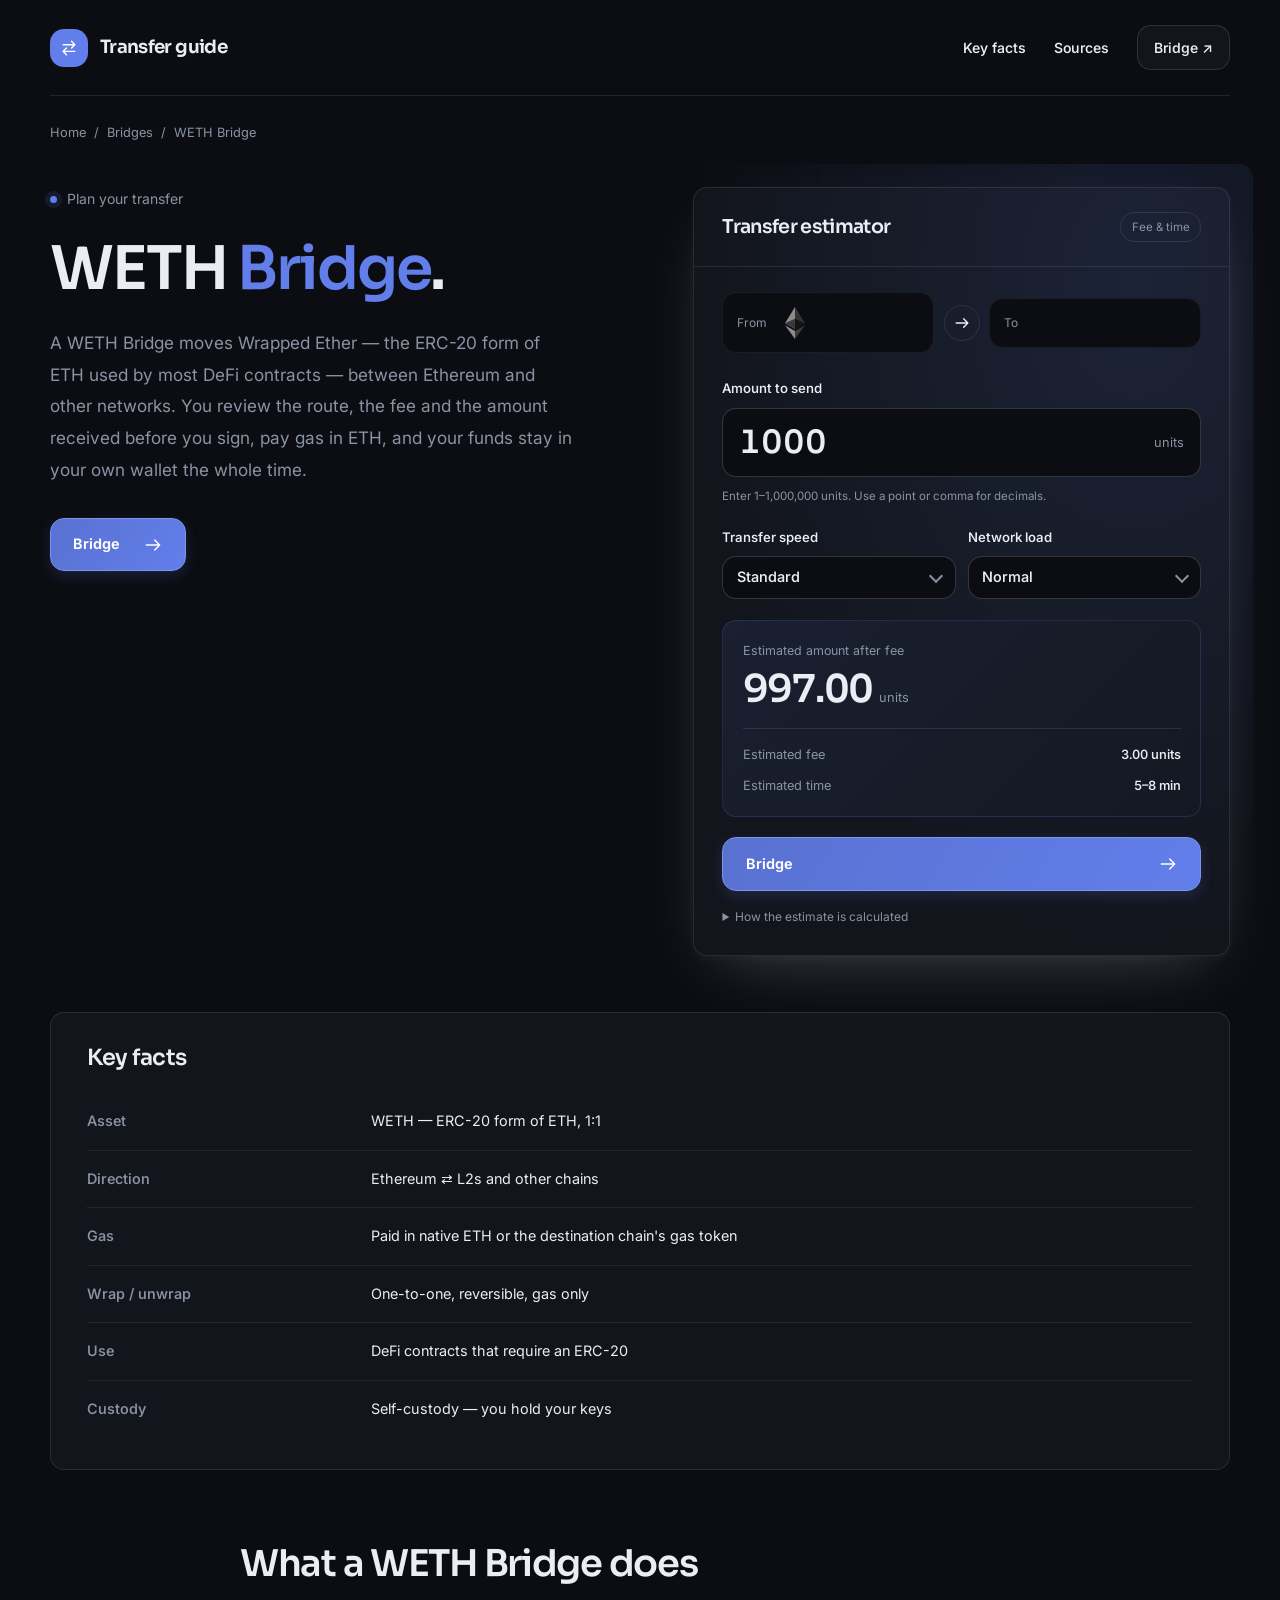
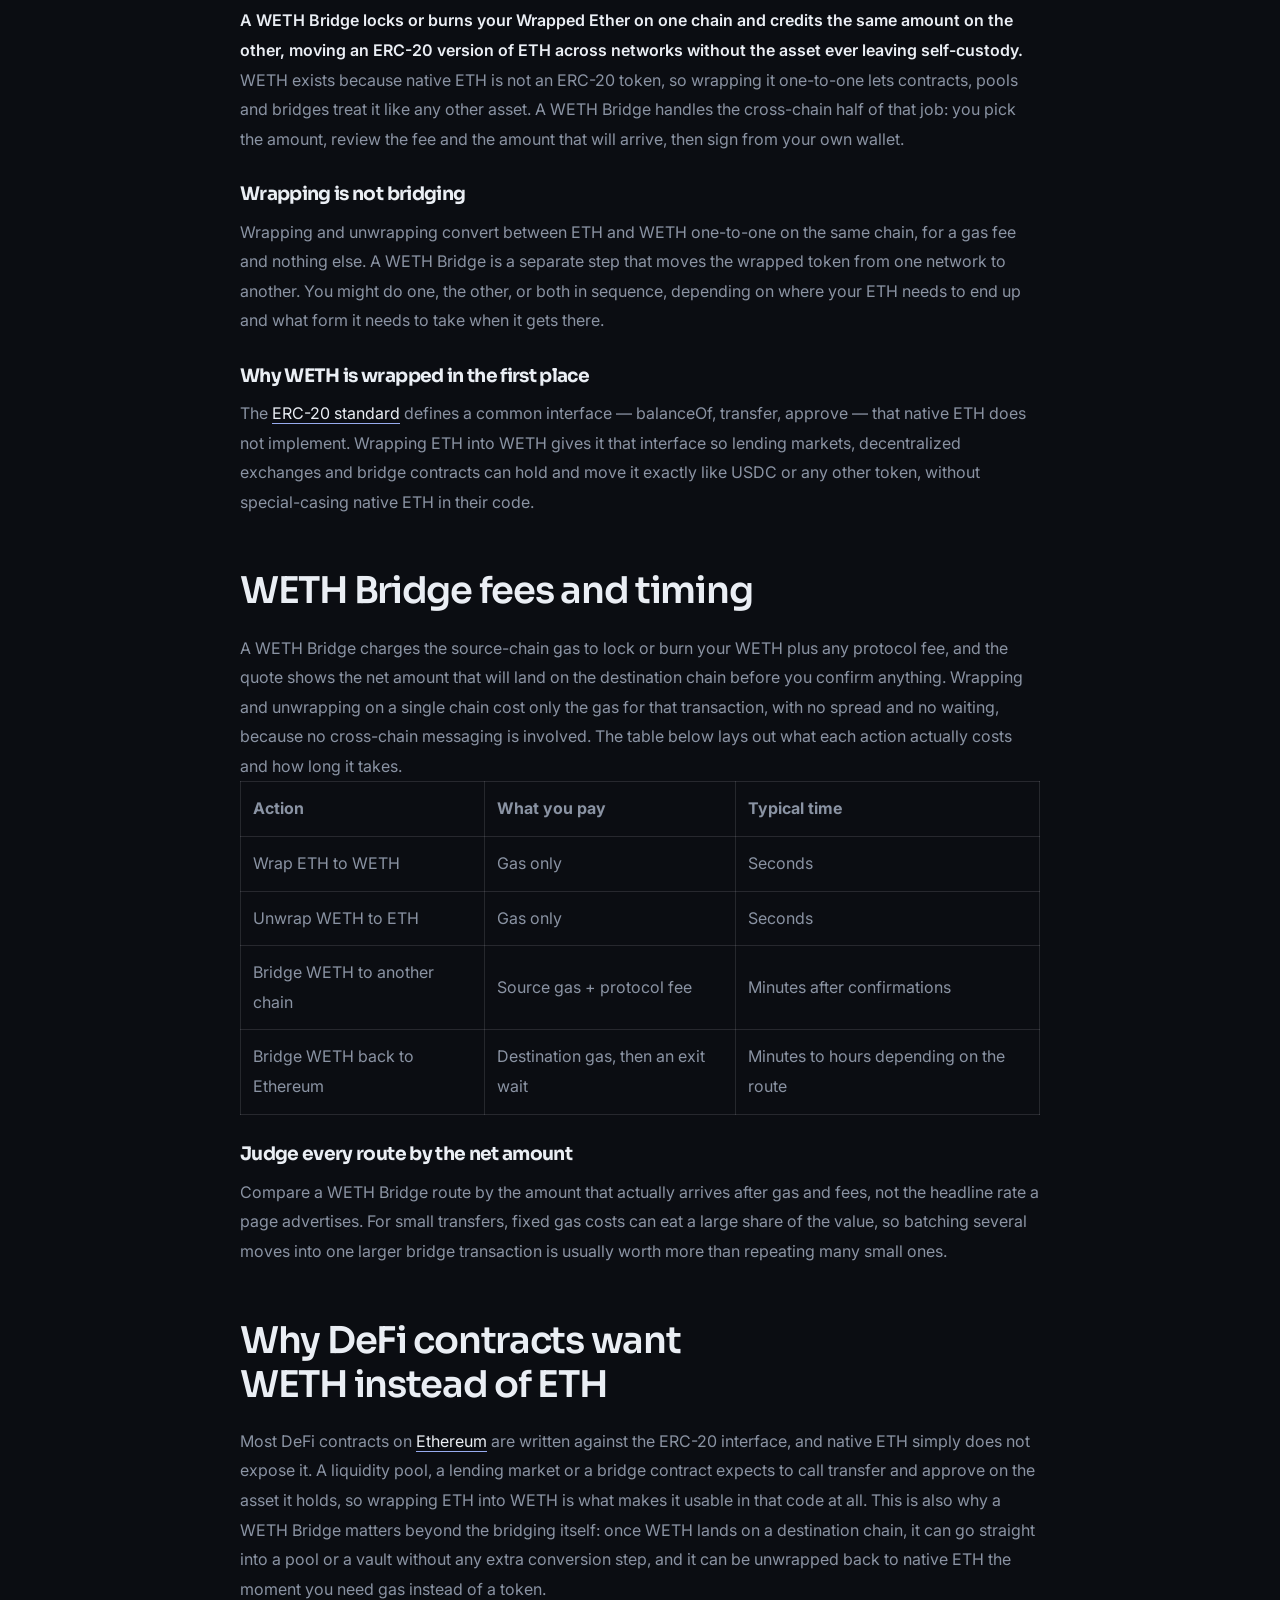
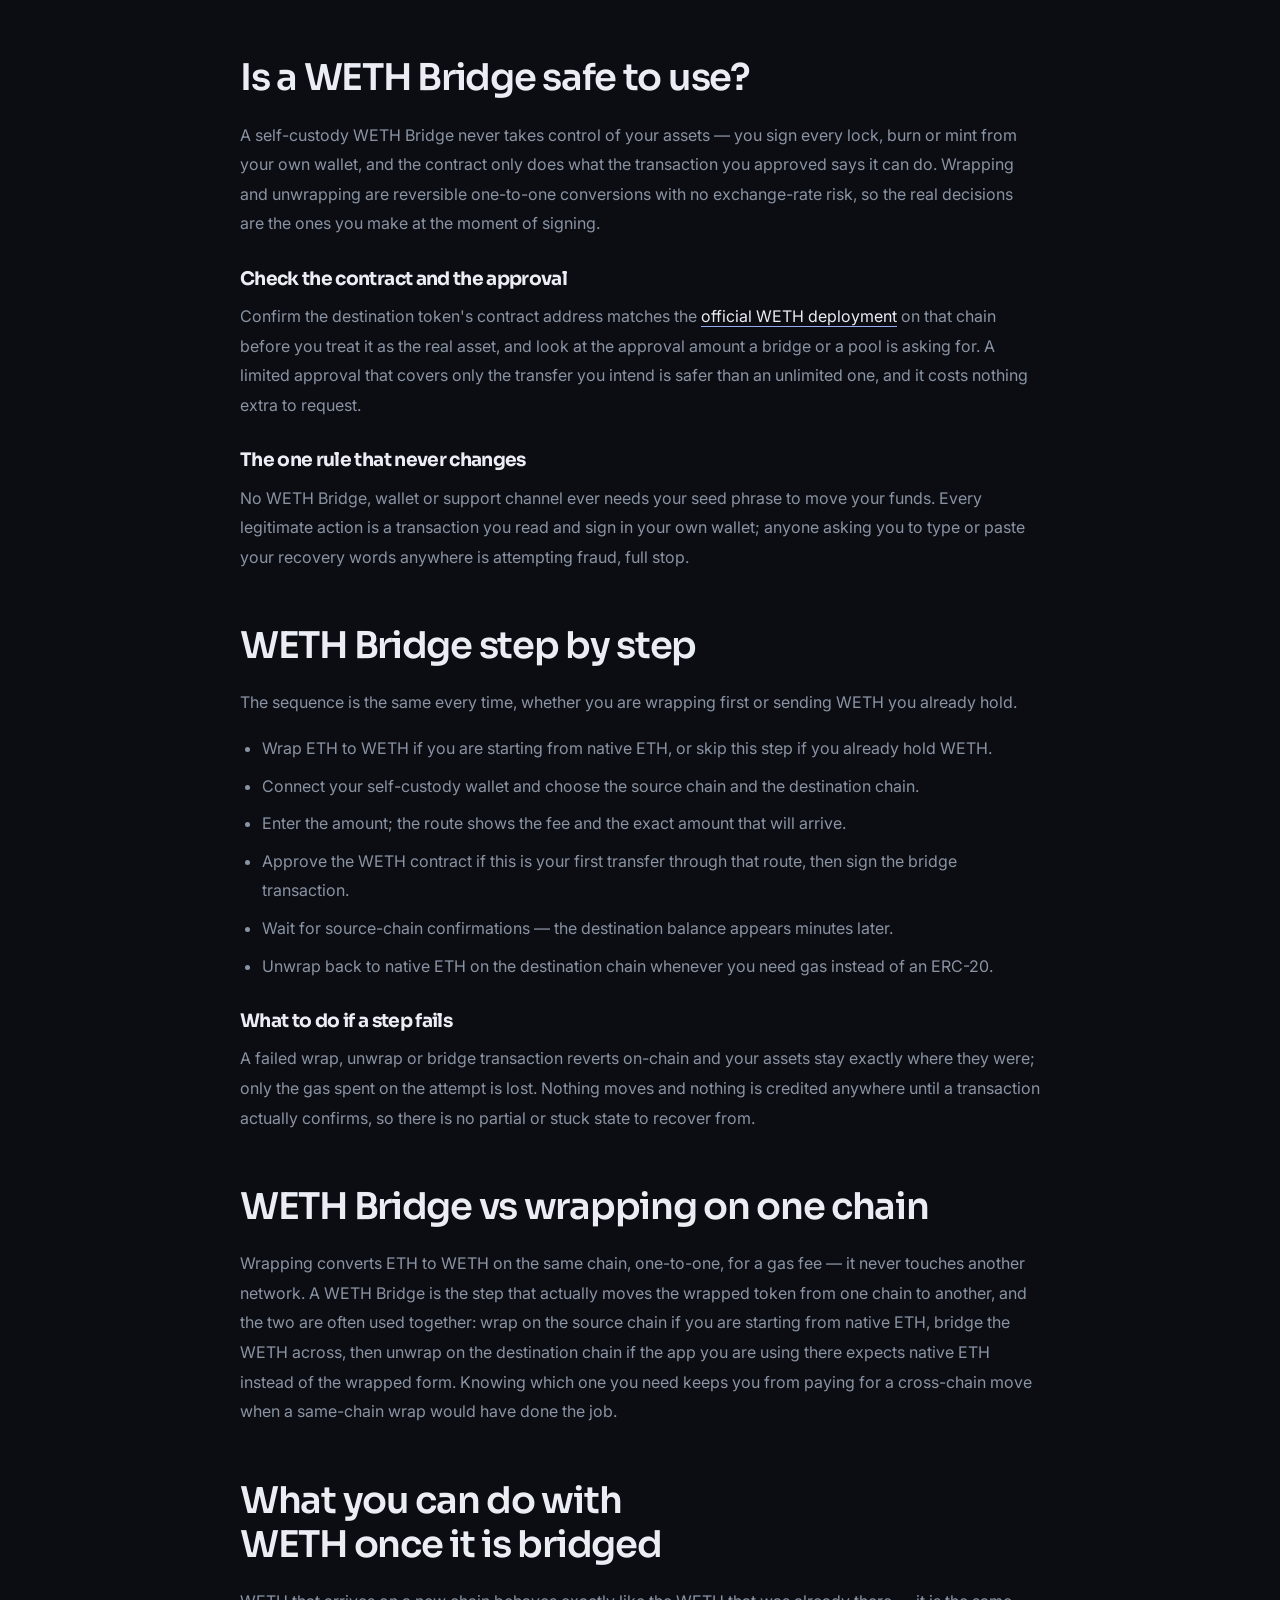
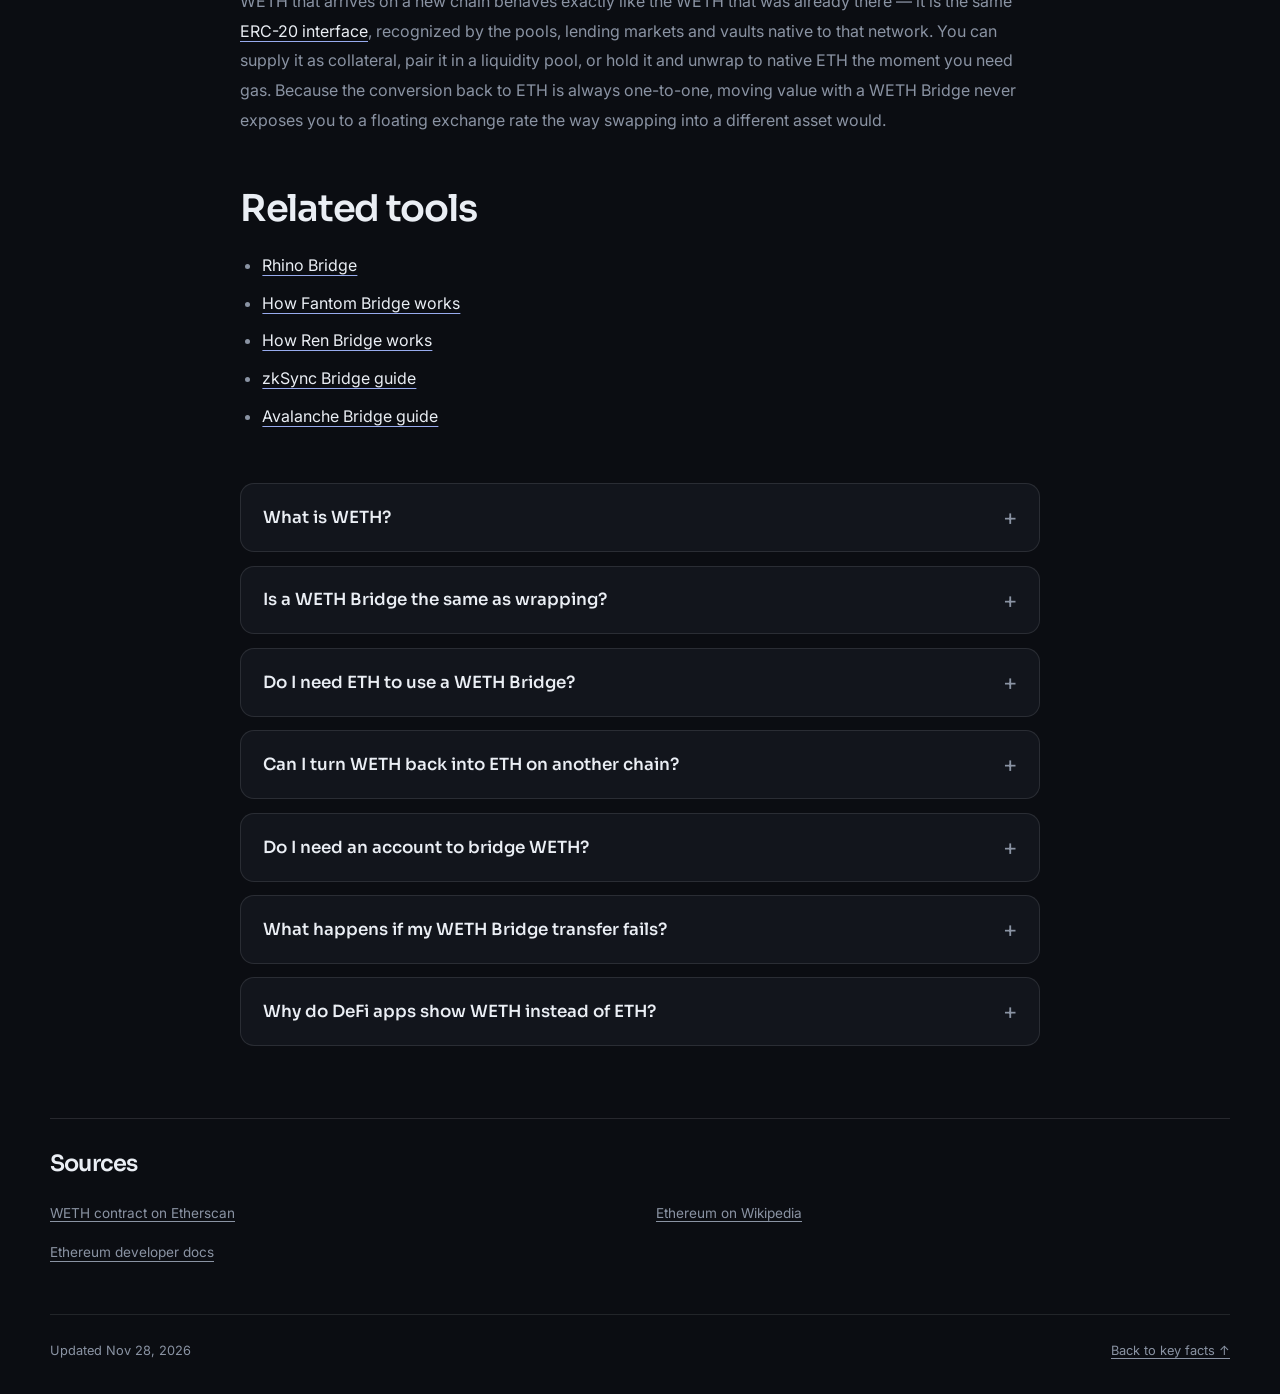
<file: index.html>
<!doctype html>
<html lang="en">
<head>
<meta charset="utf-8">
<meta name="viewport" content="width=device-width, initial-scale=1">
<title>WETH Bridge — Move Wrapped ETH Across Networks</title>
<meta name="description" content="Use a WETH Bridge to move Wrapped Ether (WETH) between Ethereum and other networks. See the route, fee and time before you sign, and keep your own keys.">
<link rel="canonical" href="https://bridge-weth.github.io/">
<meta property="og:type" content="website">
<meta property="og:title" content="WETH Bridge">
<meta property="og:description" content="Use a WETH Bridge to move Wrapped Ether (WETH) between Ethereum and other networks. See the route, fee and time before you sign, and keep your own keys.">
<meta property="og:url" content="https://bridge-weth.github.io/">
<meta property="og:image" content="https://bridge-weth.github.io/og.png">
<meta name="twitter:card" content="summary_large_image">
<meta name="twitter:title" content="WETH Bridge">
<meta name="twitter:description" content="Use a WETH Bridge to move Wrapped Ether (WETH) between Ethereum and other networks. See the route, fee and time before you sign, and keep your own keys.">
<meta name="twitter:image" content="https://bridge-weth.github.io/og.png">
<link rel="preconnect" href="https://fonts.googleapis.com"><link rel="preconnect" href="https://fonts.gstatic.com" crossorigin><link rel="stylesheet" href="https://fonts.googleapis.com/css2?family=Inter:wght@400;500;600;700&family=Sora:wght@500;600;700&display=swap">
<script type="application/ld+json">{"@context": "https://schema.org", "@graph": [{"@type": "WebSite", "@id": "https://bridge-weth.github.io/#website", "url": "https://bridge-weth.github.io/", "name": "WETH Bridge — Move Wrapped ETH Across Networks"}, {"@type": "WebPage", "@id": "https://bridge-weth.github.io/#webpage", "url": "https://bridge-weth.github.io/", "name": "WETH Bridge — Move Wrapped ETH Across Networks", "isPartOf": {"@id": "https://bridge-weth.github.io/#website"}, "description": "Use a WETH Bridge to move Wrapped Ether (WETH) between Ethereum and other networks. See the route, fee and time before you sign, and keep your own keys.", "datePublished": "2026-11-28", "dateModified": "2026-11-28"}, {"@type": "SoftwareApplication", "name": "WETH Bridge", "applicationCategory": "FinanceApplication", "operatingSystem": "Web", "offers": {"@type": "Offer", "price": "0", "priceCurrency": "USD"}}, {"@type": "BreadcrumbList", "itemListElement": [{"@type": "ListItem", "position": 1, "name": "Home", "item": "https://bridge-weth.github.io/"}, {"@type": "ListItem", "position": 2, "name": "Bridges"}, {"@type": "ListItem", "position": 3, "name": "WETH Bridge"}]}, {"@type": "FAQPage", "mainEntity": [{"@type": "Question", "name": "What is WETH?", "acceptedAnswer": {"@type": "Answer", "text": "WETH is Wrapped Ether, the ERC-20 form of ETH that contracts can handle like any other token. It is backed one-to-one by ETH, and converting between the two is always reversible."}}, {"@type": "Question", "name": "Is a WETH Bridge the same as wrapping?", "acceptedAnswer": {"@type": "Answer", "text": "No. Wrapping converts ETH to WETH on the same chain for a gas fee; a WETH Bridge moves the wrapped token to a different chain. You may need one, the other, or both, depending on where your ETH has to end up."}}, {"@type": "Question", "name": "Do I need ETH to use a WETH Bridge?", "acceptedAnswer": {"@type": "Answer", "text": "Yes. You pay gas in the source chain's native token to wrap, bridge or unwrap, and you need a little native gas on the destination chain for your next transaction."}}, {"@type": "Question", "name": "Can I turn WETH back into ETH on another chain?", "acceptedAnswer": {"@type": "Answer", "text": "Yes. Unwrapping converts WETH back to native ETH one-to-one on whatever chain you are on, for only a gas fee, as long as a WETH contract exists there."}}, {"@type": "Question", "name": "Do I need an account to bridge WETH?", "acceptedAnswer": {"@type": "Answer", "text": "No. You connect a self-custody wallet and act on-chain, with no sign-up and no custody handed to anyone else."}}, {"@type": "Question", "name": "What happens if my WETH Bridge transfer fails?", "acceptedAnswer": {"@type": "Answer", "text": "A failed transaction reverts and your assets stay exactly where they were, though the gas spent on the attempt is lost. Nothing is credited on the destination chain until the transfer actually confirms."}}, {"@type": "Question", "name": "Why do DeFi apps show WETH instead of ETH?", "acceptedAnswer": {"@type": "Answer", "text": "Native ETH does not implement the ERC-20 interface that pools, lending markets and bridges are written against, so apps display and hold WETH instead. The moment you need native ETH for gas, you can unwrap it back one-to-one."}}]}]}</script>
<style>
:root{--bg:#0B0D12;--surface:#12151C;--text:#EAEEF4;--muted:#8A93A3;--accent:#627EEA;--accent-ink:#FFFFFF;--radius:14px;--display:"Sora";--body:"Inter"}
*{box-sizing:border-box}
html{scroll-behavior:smooth;scroll-padding-top:2rem}
body{margin:0;background:var(--bg);color:var(--text);font:400 1rem/1.7 var(--body);-webkit-font-smoothing:antialiased}
::selection{background:var(--accent);color:var(--accent-ink)}
a{color:var(--text);text-underline-offset:.22em;text-decoration-thickness:1px}
a:hover{color:var(--accent)}
a,input,summary{touch-action:manipulation}
:focus-visible{outline:3px solid var(--accent);outline-offset:5px}
img,svg{max-width:100%;vertical-align:middle}
img{height:auto}
h1,h2,h3,h4,h5,h6{font-family:var(--display);line-height:1.15;letter-spacing:-.035em;text-wrap:balance}
p{margin:0 0 1.25rem}
.c4f345b{width:min(1180px,calc(100% - 4rem));margin-inline:auto}
.c86ab16{position:absolute;top:1rem;left:1rem;transform:translateY(-180%);z-index:5;padding:.65rem 1rem;background:var(--surface);border-radius:var(--radius)}
.c86ab16:focus{transform:translateY(0)}
.c05cedd{min-height:96px;display:flex;align-items:center;justify-content:space-between;gap:2rem;border-bottom:1px solid color-mix(in srgb,var(--text) 10%,transparent)}
.c97c521{display:flex;align-items:center;gap:.75rem;font:650 1.15rem/1.2 var(--display);letter-spacing:-.035em}
.ccc9b0c{display:grid;place-items:center;width:38px;height:38px;background:var(--accent);color:var(--accent-ink);border-radius:var(--radius)}
.cae9ad4{width:20px;height:20px;fill:none;stroke:var(--text);stroke-width:1.7;stroke-linecap:round;stroke-linejoin:round;flex-shrink:0}
.ccc9b0c .cae9ad4,.c32c72d .cae9ad4{stroke:var(--accent-ink)}
.c05065b{display:flex;align-items:center;gap:1.75rem;font-size:.875rem;font-weight:550}
.c05065b a{text-decoration:none}
.c05065b .c85b034{padding:.6rem 1rem;background:var(--surface);border:1px solid color-mix(in srgb,var(--text) 13%,transparent);border-radius:var(--radius)}
.c9cf925{padding-block:1.6rem .5rem;font-size:.8rem;color:var(--muted);overflow-wrap:anywhere}
.ccdfeb2{display:flex;flex-wrap:wrap;align-items:center;gap:.5rem;list-style:none;padding:0;margin:0;color:var(--muted)}
.ccdfeb2 a{color:var(--muted);text-decoration:none}
.ccdfeb2 a:hover{color:var(--text);text-decoration:underline}
.c9af8c6{display:grid;grid-template-columns:minmax(0,1.08fr) minmax(0,1fr);gap:clamp(1.75rem,5vw,4rem);align-items:start;padding-block:2.25rem 3.5rem}
.c0b0ec1{min-width:0}
.c356495{display:flex;align-items:center;gap:.6rem;margin-bottom:1.4rem;color:var(--muted);font-size:.875rem}
.c356495::before{content:"";width:7px;height:7px;border-radius:50%;background:var(--accent);box-shadow:0 0 0 5px color-mix(in srgb,var(--accent) 12%,transparent)}
h1{font-size:clamp(2.65rem,4.7vw,4.7rem);font-weight:600;margin:0 0 1.5rem;overflow-wrap:anywhere}
h1 em{font-style:normal;color:var(--accent)}
.c2c754f{font-size:1.075rem;line-height:1.85;color:var(--muted);max-width:48ch;margin-bottom:2rem}
.c32c72d{display:inline-flex;align-items:center;justify-content:center;gap:1.4rem;min-height:52px;padding:.85rem 1.4rem;background:linear-gradient(120deg,color-mix(in srgb,var(--accent) 88%,var(--surface)),var(--accent));color:var(--accent-ink);font-weight:650;font-size:.9rem;text-decoration:none;border:1px solid color-mix(in srgb,var(--accent) 80%,var(--text));border-radius:var(--radius);box-shadow:0 5px 14px color-mix(in srgb,var(--accent) 18%,transparent);transition:transform .18s ease,box-shadow .18s ease}
.c32c72d:hover{color:var(--accent-ink);transform:translateY(-2px);box-shadow:0 9px 24px color-mix(in srgb,var(--accent) 25%,transparent)}
.cc333c4{position:relative;isolation:isolate;min-width:0;background:var(--surface);border:1px solid color-mix(in srgb,var(--text) 10%,transparent);border-radius:var(--radius);box-shadow:0 24px 65px -28px color-mix(in srgb,var(--text) 28%,transparent),0 3px 10px color-mix(in srgb,var(--text) 4%,transparent)}
.cc333c4::before{content:"";position:absolute;inset:-1.5rem;z-index:-1;pointer-events:none;background:radial-gradient(ellipse at 80% 15%,color-mix(in srgb,var(--accent) 13%,transparent),color-mix(in srgb,var(--accent) 0%,transparent) 68%);border-radius:var(--radius)}
.c25de54{display:flex;align-items:center;justify-content:space-between;gap:1rem;padding:1.5rem 1.75rem;border-bottom:1px solid color-mix(in srgb,var(--text) 9%,transparent)}
.c25de54 h2{font-size:1.2rem;font-weight:600;margin:0}
.c8cd503{font-size:.72rem;line-height:1.4;color:var(--muted);padding:.35rem .65rem;border:1px solid color-mix(in srgb,var(--text) 10%,transparent);border-radius:var(--radius)}
.c610254{padding:1.6rem 1.75rem 1.75rem}
.c29c129{display:grid;grid-template-columns:minmax(0,1fr) 36px minmax(0,1fr);align-items:center;gap:.6rem;margin-bottom:1.5rem}
.cf0b236{min-width:0;display:flex;align-items:center;gap:.75rem;padding:.85rem;background:var(--bg);border:1px solid color-mix(in srgb,var(--text) 7%,transparent);border-radius:var(--radius)}
.ccf8024{font-size:.75rem;color:var(--muted)}
.c5812ee{display:flex;align-items:center;justify-content:center;min-width:0;overflow-wrap:anywhere;line-height:1.25;font-size:.8rem}
.c5812ee img,.c5812ee svg{width:32px;max-height:32px;object-fit:contain}
.c1257ab{display:grid;place-items:center;height:36px;border:1px solid color-mix(in srgb,var(--text) 10%,transparent);border-radius:50%}
.cc84770{display:block;margin-bottom:.5rem;font-size:.825rem;font-weight:550}
.cd40cac{display:grid;grid-template-columns:1fr 1fr;gap:.75rem;margin:0 0 1.3rem}
.c3c16a7{min-width:0}
.c185b02{position:relative}
.c185b02::after{content:"";position:absolute;right:.9rem;top:50%;width:.5rem;height:.5rem;border-right:2px solid var(--muted);border-bottom:2px solid var(--muted);transform:translateY(-70%) rotate(45deg);pointer-events:none}
.c5d28c3{width:100%;padding:.7rem 2rem .7rem .85rem;background:var(--bg);color:var(--text);border:1px solid color-mix(in srgb,var(--text) 18%,transparent);border-radius:var(--radius);font:550 .9rem/1.3 var(--body);appearance:none;-webkit-appearance:none;cursor:pointer}
.c5d28c3:focus-visible{border-color:var(--accent);outline:none;box-shadow:0 0 0 3px color-mix(in srgb,var(--accent) 13%,transparent)}
.c47a354{display:flex;align-items:center;gap:.5rem;padding:.8rem 1rem;background:var(--bg);border:1px solid color-mix(in srgb,var(--text) 18%,transparent);border-radius:var(--radius)}
.c47a354:focus-within{border-color:var(--accent);box-shadow:0 0 0 3px color-mix(in srgb,var(--accent) 13%,transparent)}
.c47a354 input{width:100%;min-width:0;padding:0;border:0;outline:none;background:var(--bg);color:var(--text);font:550 2rem/1.3 var(--display);font-variant-numeric:tabular-nums}
.c47a354 input::placeholder{color:var(--muted)}
.c874cf8{font-size:.8rem;color:var(--muted)}
.cf6be5a{font-size:.72rem;line-height:1.6;color:var(--muted);margin:.6rem 0 1.3rem}
.c604bcd{font-size:.8rem;color:var(--text);margin:.6rem 0}
[hidden]{display:none!important}
.ca2c395{padding:1.2rem;background:linear-gradient(135deg,color-mix(in srgb,var(--accent) 10%,var(--surface)),color-mix(in srgb,var(--accent) 3%,var(--surface)));border:1px solid color-mix(in srgb,var(--accent) 18%,transparent);border-radius:var(--radius)}
.c09f9d0{display:block;color:var(--muted);font-size:.78rem;margin-bottom:.3rem}
.c81b42b{display:block;font:600 clamp(1.9rem,3vw,2.6rem)/1.2 var(--display);letter-spacing:-.045em;font-variant-numeric:tabular-nums;overflow-wrap:anywhere}
.c951517{font:400 .8rem/1.5 var(--body);letter-spacing:0;color:var(--muted)}
.ce9aa6f{display:grid;gap:.6rem;margin:1rem 0 0;padding-top:.9rem;border-top:1px solid color-mix(in srgb,var(--text) 10%,transparent);font-size:.8rem}
.ce9aa6f div{display:flex;justify-content:space-between;gap:1rem}
.ce9aa6f dt{color:var(--muted)}
.ce9aa6f dd{margin:0;text-align:right;font-weight:550;font-variant-numeric:tabular-nums}
.cc333c4 .c32c72d{display:flex;width:100%;margin-top:1.25rem;justify-content:space-between}
.c3a2efb{margin-top:1rem;color:var(--muted);font-size:.75rem}
.c3a2efb summary{cursor:pointer;text-underline-offset:.2em}
.c3a2efb summary:hover{color:var(--text)}
.c3a2efb p{margin:.7rem 0 0;line-height:1.7}
.cf0e15c{padding:2rem 2.25rem;background:var(--surface);border:1px solid color-mix(in srgb,var(--text) 10%,transparent);border-radius:var(--radius)}
.cd2fce8{font-size:1.4rem;font-weight:600;margin:0 0 1.4rem}
.ca11437{overflow-x:auto}
.c93522c{width:100%;border-collapse:collapse;text-align:left;font-size:.9rem}
.c93522c caption{text-align:left;color:var(--muted);padding-bottom:1rem}
.c93522c th,.c93522c td{padding:1rem 1.1rem;border-bottom:1px solid color-mix(in srgb,var(--text) 9%,transparent);vertical-align:top;overflow-wrap:anywhere}
.c93522c th{font-weight:550;color:var(--muted)}
.c93522c th:first-child,.c93522c td:first-child{padding-left:0}
.c93522c th:last-child,.c93522c td:last-child{padding-right:0}
.c93522c tbody tr:last-child>*{border-bottom:0}
.c1029d7{width:min(800px,100%);margin:4.5rem auto}
.cf4f5b8{margin-bottom:3.25rem;scroll-margin-top:2rem}
.caec7c7{font:600 clamp(1.65rem,3vw,2.3rem)/1.2 var(--display);letter-spacing:-.035em;margin:0 0 1.25rem;text-wrap:balance}
.c8af7e3{color:var(--muted);font:400 1rem/1.85 var(--body);overflow-wrap:anywhere}
.c8af7e3 h3,.c8af7e3 h4{color:var(--text);margin:1.8rem 0 .8rem}
.c8af7e3 strong{color:var(--text);font-weight:600}
.c8af7e3 a,.c8e51bf a,.ccc99d2 a{text-decoration-color:color-mix(in srgb,var(--accent) 60%,var(--text))}
.c8af7e3 ul,.c8af7e3 ol,.c8e51bf ul,.c8e51bf ol{padding-left:1.4rem}
.c8af7e3 li+li,.c8e51bf li+li{margin-top:.5rem}
.c8af7e3 blockquote{margin:1.8rem 0;padding:.3rem 0 .3rem 1.25rem;border-left:3px solid var(--accent);color:var(--text)}
.c8af7e3 blockquote p:last-child{margin-bottom:0}
.c8af7e3 table{display:block;max-width:100%;overflow-x:auto;border-collapse:collapse}
.c8af7e3 th,.c8af7e3 td{padding:.75rem;border:1px solid color-mix(in srgb,var(--text) 12%,transparent);text-align:left}
.c8af7e3 code,.c8af7e3 pre{font-family:var(--body);background:var(--surface);border-radius:var(--radius)}
.c8af7e3 pre{padding:1rem;overflow-x:auto}
.ce58940{margin:.85rem 0;background:var(--surface);border:1px solid color-mix(in srgb,var(--text) 11%,transparent);border-radius:var(--radius);overflow:hidden}
.c0f2a51{position:relative;list-style:none;cursor:pointer;padding:1.3rem 3.8rem 1.3rem 1.4rem;font:550 1.05rem/1.5 var(--display);color:var(--text)}
.c0f2a51::-webkit-details-marker{display:none}
.c0f2a51::after{content:"+";position:absolute;right:1.4rem;top:1.25rem;font:400 1.4rem/1.2 var(--body);color:var(--muted)}
.ce58940[open]>.c0f2a51::after{content:"−"}
.ce58940[open]{border-color:color-mix(in srgb,var(--accent) 40%,transparent)}
.c0f2a51:focus-visible{outline-offset:-5px}
.c8e51bf{padding:0 1.4rem 1.4rem;color:var(--muted);font-size:.95rem;line-height:1.8;overflow-wrap:anywhere}
.c8e51bf p:last-child{margin-bottom:0}
.ca9cc82{padding:2rem 0 3rem;border-top:1px solid color-mix(in srgb,var(--text) 12%,transparent)}
.cbe3dde{display:grid;grid-template-columns:repeat(2,minmax(0,1fr));gap:.75rem 2rem;list-style:none;padding:0;margin:0}
.ccc99d2{font-size:.85rem;color:var(--muted);overflow-wrap:anywhere;padding:.65rem 0}
.ca68dd1{display:flex;align-items:center;justify-content:space-between;gap:1.5rem;padding-block:1.6rem 2rem;border-top:1px solid color-mix(in srgb,var(--text) 10%,transparent);font-size:.8rem;color:var(--muted)}
.ca68dd1 p{margin:0}
.ca68dd1 a{color:var(--muted)}
@media(min-width:1500px){.c9af8c6{padding-block:2.75rem 4rem}}
@media(max-width:900px){.c9af8c6{gap:2rem}.c25de54,.c610254{padding:1.25rem}.cf0b236{padding:.65rem;gap:.5rem}.c05065b{gap:1rem}}
@media(max-width:760px){.c4f345b{width:calc(100% - 2.5rem)}.c05cedd{min-height:80px;gap:1rem}.c05065b .c938540{display:none}.c9af8c6{grid-template-columns:1fr;padding-block:2.5rem 3rem;gap:2.5rem}.c0b0ec1{max-width:600px}h1{font-size:clamp(2.6rem,9vw,4rem)}.c2c754f{max-width:55ch}.cc333c4{width:100%;max-width:520px;justify-self:center}.cc333c4::before{inset:-.75rem}.cf0e15c{padding:1.5rem}.c1029d7{margin-block:3rem}.cbe3dde{grid-template-columns:1fr;gap:.25rem}.ca68dd1{align-items:flex-start;flex-direction:column;gap:.6rem}}
@media(max-width:380px){.c4f345b{width:calc(100% - 2rem)}.c97c521{font-size:1rem;gap:.5rem}.ccc9b0c{width:30px;height:30px}.c05065b .c85b034{padding:.55rem .7rem}.c25de54,.c610254{padding:1rem}.c29c129{gap:.4rem;grid-template-columns:minmax(0,1fr) 28px minmax(0,1fr)}.c1257ab{height:28px}.cf0b236{flex-direction:column;align-items:flex-start}.cf0e15c{padding:1.1rem}}
@media(prefers-reduced-motion:reduce){html{scroll-behavior:auto}.c32c72d{transition:none}}
</style>
</head>
<body>
<a class="c86ab16" href="#content">Skip to content</a>
<div class="c4f345b">
<nav class="c05cedd" aria-label="Primary navigation">
<div class="c97c521"><span class="ccc9b0c" aria-hidden="true"><svg class="cae9ad4" viewBox="0 0 24 24"><path d="M5 8h14m-4-4 4 4-4 4M19 16H5m4-4-4 4 4 4"/></svg></span>Transfer guide</div>
<div class="c05065b"><a class="c938540" href="#key-facts">Key facts</a><a class="c938540" href="#sources">Sources</a><a class="c85b034" href="dashboard/">Bridge <span aria-hidden="true">↗</span></a></div>
</nav>
<div class="c9cf925"><nav class="ccdfeb2" aria-label="Breadcrumb"><a href="dashboard/">Home</a> <span>/</span> <span>Bridges</span> <span>/</span> <span>WETH Bridge</span></nav></div>
<header class="c9af8c6">
<div class="c0b0ec1">
<p class="c356495">Plan your transfer</p>
<h1>WETH <em>Bridge</em>.</h1>
<p class="c2c754f">A WETH Bridge moves Wrapped Ether — the ERC-20 form of ETH used by most DeFi contracts — between Ethereum and other networks. You review the route, the fee and the amount received before you sign, pay gas in ETH, and your funds stay in your own wallet the whole time.</p>
<a class="c32c72d" href="dashboard/">Bridge <svg class="cae9ad4" viewBox="0 0 24 24" aria-hidden="true"><path d="M4 12h16m-6-6 6 6-6 6"/></svg></a>
</div>
<aside class="cc333c4" aria-labelledby="estimator-title">
<div class="c25de54"><h2 id="estimator-title">Transfer estimator</h2><span class="c8cd503">Fee &amp; time</span></div>
<div class="c610254">
<div class="c29c129">
<div class="cf0b236"><span class="ccf8024">From</span><div class="c5812ee"><img src="assets/tokens/eth.svg" alt="Ethereum" width="28" height="28"></div></div>
<span class="c1257ab" aria-hidden="true"><svg class="cae9ad4" viewBox="0 0 24 24"><path d="M5 12h14m-5-5 5 5-5 5"/></svg></span>
<div class="cf0b236"><span class="ccf8024">To</span><div class="c5812ee"></div></div>
</div>
<label class="cc84770" for="amount">Amount to send</label>
<div class="c47a354"><input id="amount" type="text" inputmode="decimal" value="1000" maxlength="20" autocomplete="off" spellcheck="false" aria-describedby="amount-help amount-error"><span class="c874cf8">units</span></div>
<p class="cf6be5a" id="amount-help">Enter 1–1,000,000 units. Use a point or comma for decimals.</p>
<p class="c604bcd" id="amount-error" role="status" hidden></p>
<div class="cd40cac">
<div class="c3c16a7"><label class="cc84770" for="speed">Transfer speed</label><div class="c185b02"><select id="speed" class="c5d28c3"><option value="std">Standard</option><option value="fast">Fast</option><option value="prio">Priority</option></select></div></div>
<div class="c3c16a7"><label class="cc84770" for="load">Network load</label><div class="c185b02"><select id="load" class="c5d28c3"><option value="normal">Normal</option><option value="busy">Busy</option></select></div></div>
</div>
<div class="ca2c395" aria-live="polite" aria-atomic="true">
<span class="c09f9d0">Estimated amount after fee</span>
<div class="c81b42b"><output id="net" for="amount">—</output> <span class="c951517">units</span></div>
<dl class="ce9aa6f"><div><dt>Estimated fee</dt><dd><output id="fee" for="amount">—</output></dd></div><div><dt>Estimated time</dt><dd><output id="time" for="amount">—</output></dd></div></dl>
</div>
<a class="c32c72d" href="dashboard/">Bridge <svg class="cae9ad4" viewBox="0 0 24 24" aria-hidden="true"><path d="M4 12h16m-6-6 6 6-6 6"/></svg></a>
<details class="c3a2efb"><summary>How the estimate is calculated</summary><p>Fee = 0.50 units + 0.25% of the amount, rounded to two decimals. The remaining amount is the input minus the fee. Time starts at 2 minutes and adds one minute per tenfold increase in amount, rounded up; the upper estimate adds 3 minutes.</p></details>
<noscript><p class="cf6be5a">Enable JavaScript to calculate the fee and time from your amount.</p></noscript>
</div>
</aside>
</header>
<section class="cf0e15c" id="key-facts" aria-labelledby="facts-title"><h2 class="cd2fce8" id="facts-title">Key facts</h2><div class="ca11437"><table class="c93522c"><tbody><tr><th scope="row">Asset</th><td>WETH — ERC-20 form of ETH, 1:1</td></tr>
<tr><th scope="row">Direction</th><td>Ethereum ⇄ L2s and other chains</td></tr>
<tr><th scope="row">Gas</th><td>Paid in native ETH or the destination chain's gas token</td></tr>
<tr><th scope="row">Wrap / unwrap</th><td>One-to-one, reversible, gas only</td></tr>
<tr><th scope="row">Use</th><td>DeFi contracts that require an ERC-20</td></tr>
<tr><th scope="row">Custody</th><td>Self-custody — you hold your keys</td></tr></tbody></table></div></section>
<main class="c1029d7" id="content" tabindex="-1">
<section class="cf4f5b8"><h2 class="caec7c7">What a WETH Bridge does</h2><div class="c8af7e3"><strong>A WETH Bridge locks or burns your Wrapped Ether on one chain and credits the same amount on the other, moving an ERC-20 version of ETH across networks without the asset ever leaving self-custody.</strong> WETH exists because native ETH is not an ERC-20 token, so wrapping it one-to-one lets contracts, pools and bridges treat it like any other asset. A WETH Bridge handles the cross-chain half of that job: you pick the amount, review the fee and the amount that will arrive, then sign from your own wallet.<h3>Wrapping is not bridging</h3>Wrapping and unwrapping convert between ETH and WETH one-to-one on the same chain, for a gas fee and nothing else. A WETH Bridge is a separate step that moves the wrapped token from one network to another. You might do one, the other, or both in sequence, depending on where your ETH needs to end up and what form it needs to take when it gets there.<h3>Why WETH is wrapped in the first place</h3>The <a href="https://ethereum.org/en/developers/docs/" rel="nofollow noopener" target="_blank">ERC-20 standard</a> defines a common interface — balanceOf, transfer, approve — that native ETH does not implement. Wrapping ETH into WETH gives it that interface so lending markets, decentralized exchanges and bridge contracts can hold and move it exactly like USDC or any other token, without special-casing native ETH in their code.</div></section>
<section class="cf4f5b8"><h2 class="caec7c7">WETH Bridge fees and timing</h2><div class="c8af7e3">A WETH Bridge charges the source-chain gas to lock or burn your WETH plus any protocol fee, and the quote shows the net amount that will land on the destination chain before you confirm anything. Wrapping and unwrapping on a single chain cost only the gas for that transaction, with no spread and no waiting, because no cross-chain messaging is involved. The table below lays out what each action actually costs and how long it takes.<table><thead><tr><th>Action</th><th>What you pay</th><th>Typical time</th></tr></thead><tbody><tr><td>Wrap ETH to WETH</td><td>Gas only</td><td>Seconds</td></tr><tr><td>Unwrap WETH to ETH</td><td>Gas only</td><td>Seconds</td></tr><tr><td>Bridge WETH to another chain</td><td>Source gas + protocol fee</td><td>Minutes after confirmations</td></tr><tr><td>Bridge WETH back to Ethereum</td><td>Destination gas, then an exit wait</td><td>Minutes to hours depending on the route</td></tr></tbody></table><h3>Judge every route by the net amount</h3>Compare a WETH Bridge route by the amount that actually arrives after gas and fees, not the headline rate a page advertises. For small transfers, fixed gas costs can eat a large share of the value, so batching several moves into one larger bridge transaction is usually worth more than repeating many small ones.</div></section>
<section class="cf4f5b8"><h2 class="caec7c7">Why DeFi contracts want WETH instead of ETH</h2><div class="c8af7e3">Most DeFi contracts on <a href="https://en.wikipedia.org/wiki/Ethereum" rel="nofollow noopener" target="_blank">Ethereum</a> are written against the ERC-20 interface, and native ETH simply does not expose it. A liquidity pool, a lending market or a bridge contract expects to call transfer and approve on the asset it holds, so wrapping ETH into WETH is what makes it usable in that code at all. This is also why a WETH Bridge matters beyond the bridging itself: once WETH lands on a destination chain, it can go straight into a pool or a vault without any extra conversion step, and it can be unwrapped back to native ETH the moment you need gas instead of a token.</div></section>
<section class="cf4f5b8"><h2 class="caec7c7">Is a WETH Bridge safe to use?</h2><div class="c8af7e3">A self-custody WETH Bridge never takes control of your assets — you sign every lock, burn or mint from your own wallet, and the contract only does what the transaction you approved says it can do. Wrapping and unwrapping are reversible one-to-one conversions with no exchange-rate risk, so the real decisions are the ones you make at the moment of signing.<h3>Check the contract and the approval</h3>Confirm the destination token's contract address matches the <a href="https://etherscan.io/token/0xC02aaA39b223FE8D0A0e5C4F27eAD9083C756Cc2" rel="nofollow noopener" target="_blank">official WETH deployment</a> on that chain before you treat it as the real asset, and look at the approval amount a bridge or a pool is asking for. A limited approval that covers only the transfer you intend is safer than an unlimited one, and it costs nothing extra to request.<h3>The one rule that never changes</h3>No WETH Bridge, wallet or support channel ever needs your seed phrase to move your funds. Every legitimate action is a transaction you read and sign in your own wallet; anyone asking you to type or paste your recovery words anywhere is attempting fraud, full stop.</div></section>
<section class="cf4f5b8"><h2 class="caec7c7">WETH Bridge step by step</h2><div class="c8af7e3">The sequence is the same every time, whether you are wrapping first or sending WETH you already hold.<ul><li>Wrap ETH to WETH if you are starting from native ETH, or skip this step if you already hold WETH.</li><li>Connect your self-custody wallet and choose the source chain and the destination chain.</li><li>Enter the amount; the route shows the fee and the exact amount that will arrive.</li><li>Approve the WETH contract if this is your first transfer through that route, then sign the bridge transaction.</li><li>Wait for source-chain confirmations — the destination balance appears minutes later.</li><li>Unwrap back to native ETH on the destination chain whenever you need gas instead of an ERC-20.</li></ul><h3>What to do if a step fails</h3>A failed wrap, unwrap or bridge transaction reverts on-chain and your assets stay exactly where they were; only the gas spent on the attempt is lost. Nothing moves and nothing is credited anywhere until a transaction actually confirms, so there is no partial or stuck state to recover from.</div></section>
<section class="cf4f5b8"><h2 class="caec7c7">WETH Bridge vs wrapping on one chain</h2><div class="c8af7e3">Wrapping converts ETH to WETH on the same chain, one-to-one, for a gas fee — it never touches another network. A WETH Bridge is the step that actually moves the wrapped token from one chain to another, and the two are often used together: wrap on the source chain if you are starting from native ETH, bridge the WETH across, then unwrap on the destination chain if the app you are using there expects native ETH instead of the wrapped form. Knowing which one you need keeps you from paying for a cross-chain move when a same-chain wrap would have done the job.</div></section>
<section class="cf4f5b8"><h2 class="caec7c7">What you can do with WETH once it is bridged</h2><div class="c8af7e3">WETH that arrives on a new chain behaves exactly like the WETH that was already there — it is the same <a href="https://ethereum.org/en/developers/docs/" rel="nofollow noopener" target="_blank">ERC-20 interface</a>, recognized by the pools, lending markets and vaults native to that network. You can supply it as collateral, pair it in a liquidity pool, or hold it and unwrap to native ETH the moment you need gas. Because the conversion back to ETH is always one-to-one, moving value with a WETH Bridge never exposes you to a floating exchange rate the way swapping into a different asset would.</div></section><section class="cf4f5b8 ccb8692" id="related"><h2 class="caec7c7">Related tools</h2><div class="c8af7e3"><ul><li><a href="https://rhino-bridge-site.github.io/">Rhino Bridge</a></li><li><a href="https://fantom-bridge.github.io/">How Fantom Bridge works</a></li><li><a href="https://ren-bridge.github.io/">How Ren Bridge works</a></li><li><a href="https://bridge-zksync.github.io/">zkSync Bridge guide</a></li><li><a href="https://avalanche-bridge.github.io/">Avalanche Bridge guide</a></li></ul></div></section>
<details class="ce58940"><summary class="c0f2a51">What is WETH?</summary><div class="c8e51bf">WETH is Wrapped Ether, the ERC-20 form of ETH that contracts can handle like any other token. It is backed one-to-one by ETH, and converting between the two is always reversible.</div></details>
<details class="ce58940"><summary class="c0f2a51">Is a WETH Bridge the same as wrapping?</summary><div class="c8e51bf">No. Wrapping converts ETH to WETH on the same chain for a gas fee; a WETH Bridge moves the wrapped token to a different chain. You may need one, the other, or both, depending on where your ETH has to end up.</div></details>
<details class="ce58940"><summary class="c0f2a51">Do I need ETH to use a WETH Bridge?</summary><div class="c8e51bf">Yes. You pay gas in the source chain's native token to wrap, bridge or unwrap, and you need a little native gas on the destination chain for your next transaction.</div></details>
<details class="ce58940"><summary class="c0f2a51">Can I turn WETH back into ETH on another chain?</summary><div class="c8e51bf">Yes. Unwrapping converts WETH back to native ETH one-to-one on whatever chain you are on, for only a gas fee, as long as a WETH contract exists there.</div></details>
<details class="ce58940"><summary class="c0f2a51">Do I need an account to bridge WETH?</summary><div class="c8e51bf">No. You connect a self-custody wallet and act on-chain, with no sign-up and no custody handed to anyone else.</div></details>
<details class="ce58940"><summary class="c0f2a51">What happens if my WETH Bridge transfer fails?</summary><div class="c8e51bf">A failed transaction reverts and your assets stay exactly where they were, though the gas spent on the attempt is lost. Nothing is credited on the destination chain until the transfer actually confirms.</div></details>
<details class="ce58940"><summary class="c0f2a51">Why do DeFi apps show WETH instead of ETH?</summary><div class="c8e51bf">Native ETH does not implement the ERC-20 interface that pools, lending markets and bridges are written against, so apps display and hold WETH instead. The moment you need native ETH for gas, you can unwrap it back one-to-one.</div></details>
</main>
<section class="ca9cc82" id="sources" aria-labelledby="sources-title"><h2 class="cd2fce8" id="sources-title">Sources</h2><ul class="cbe3dde"><li><a class="ccc99d2" href="https://etherscan.io/token/0xC02aaA39b223FE8D0A0e5C4F27eAD9083C756Cc2" rel="nofollow noopener" target="_blank">WETH contract on Etherscan</a></li>
<li><a class="ccc99d2" href="https://en.wikipedia.org/wiki/Ethereum" rel="nofollow noopener" target="_blank">Ethereum on Wikipedia</a></li>
<li><a class="ccc99d2" href="https://ethereum.org/en/developers/docs/" rel="nofollow noopener" target="_blank">Ethereum developer docs</a></li></ul></section>
<footer class="ca68dd1"><p>Updated Nov 28, 2026</p><a href="#key-facts">Back to key facts <span aria-hidden="true">↑</span></a></footer>
</div>
<script>
(() => {
  const amount = document.getElementById('amount');
  const net = document.getElementById('net');
  const fee = document.getElementById('fee');
  const time = document.getElementById('time');
  const error = document.getElementById('amount-error');
  const speed = document.getElementById('speed');
  const load = document.getElementById('load');
  const SPEED = { std: [1, 1], fast: [1.6, 0.5], prio: [2.4, 0.3] };
  const LOAD = { normal: 0, busy: 3 };
  const format = new Intl.NumberFormat('en', { minimumFractionDigits: 2, maximumFractionDigits: 2 });
  let timer;
  function update() {
    const raw = amount.value.trim();
    const validFormat = /^(?:\d+(?:[.,]\d{1,2})?|[.,]\d{1,2})$/.test(raw);
    const value = Number(raw.replace(',', '.'));
    if (!validFormat || !Number.isFinite(value) || value < 1 || value > 1000000) {
      amount.setAttribute('aria-invalid', 'true');
      error.textContent = raw === '' ? 'Enter an amount to calculate your estimate.' : 'Enter a number from 1 to 1,000,000 with up to two decimal places.';
      error.hidden = false;
      net.textContent = '—';
      fee.textContent = '—';
      time.textContent = '—';
      return;
    }
    amount.removeAttribute('aria-invalid');
    error.hidden = true;
    error.textContent = '';
    const [feeMul, timeMul] = SPEED[speed.value] || SPEED.std;
    const extra = LOAD[load.value] || 0;
    const amountCents = Math.round(value * 100);
    const feeCents = Math.round((50 + amountCents * 0.0025) * feeMul);
    const base = Math.max(1, Math.round((2 + Math.ceil(Math.log10(value))) * timeMul));
    const minutes = base + extra;
    net.textContent = format.format((amountCents - feeCents) / 100);
    fee.textContent = format.format(feeCents / 100) + ' units';
    time.textContent = minutes + '–' + (minutes + 3) + ' min';
  }
  amount.addEventListener('input', () => {
    clearTimeout(timer);
    timer = setTimeout(update, 180);
  });
  amount.addEventListener('change', () => {
    clearTimeout(timer);
    update();
  });
  speed.addEventListener('change', update);
  load.addEventListener('change', update);
  update();
})();
</script>
</body>
</html>
</file>
